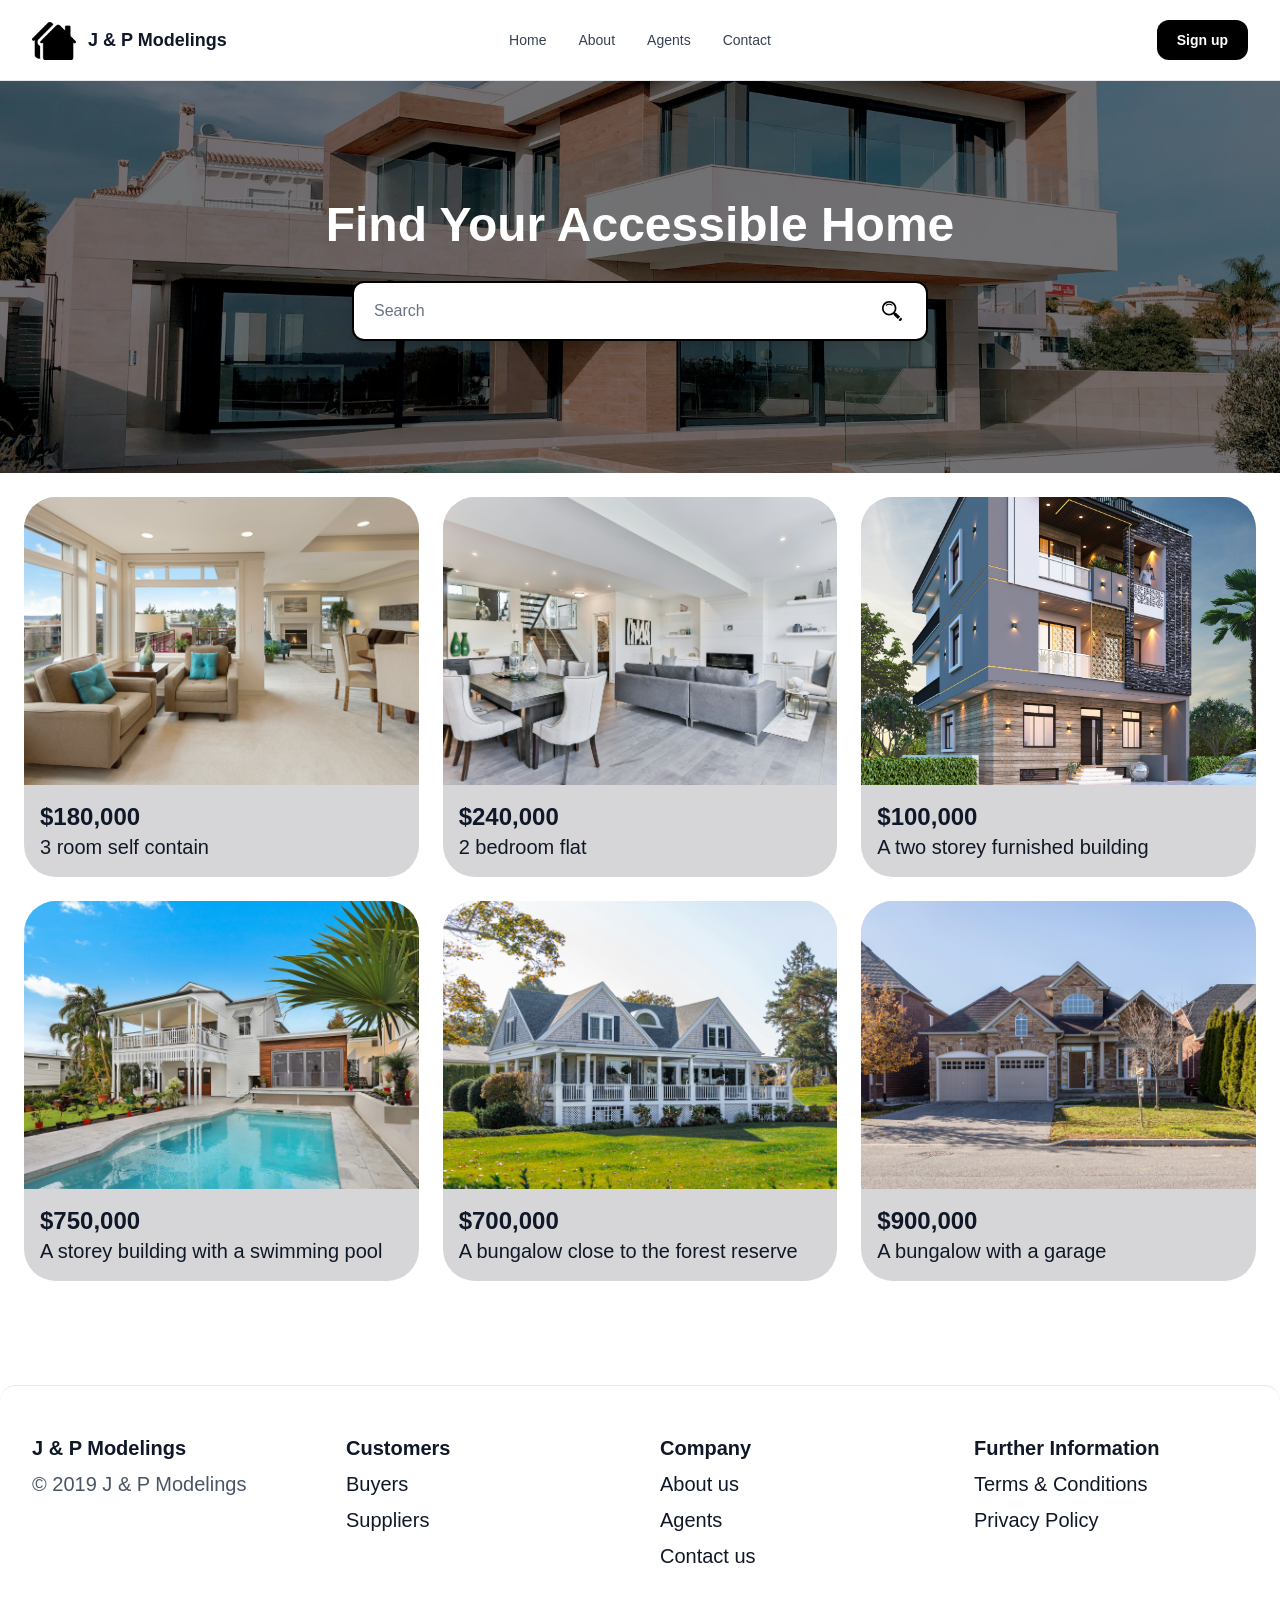
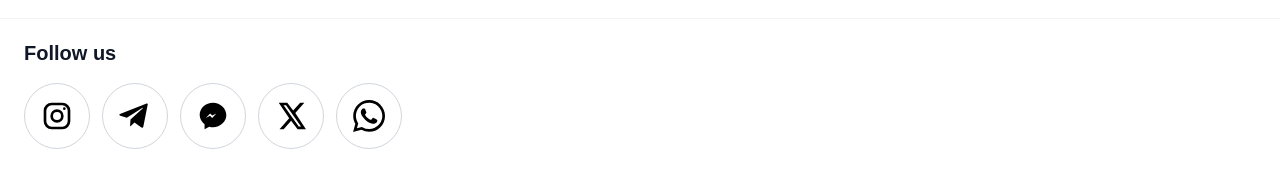
<file: index.html>
<!doctype html>
<html lang="en">
  <head>
    <meta charset="UTF-8" />
    <meta name="viewport" content="width=device-width, initial-scale=1.0" />
    <title>Real Estate Agents</title>
    <link rel="stylesheet" href="style.css" />
    <script src="tailwind.js"></script>
  </head>
  <body class="bg-white text-gray-900">
    <header class="border-b border-gray-200 bg-white">
      <div
        class="mx-auto grid max-w-7xl grid-cols-[1fr_auto_1fr] items-center px-6 py-5 lg:px-8"
      >
        <a href="#" class="flex items-center gap-3 justify-self-start">
          <img
            src="logo.png"
            alt="Real Estate"
            class="h-10 w-auto object-contain"
          />
          <span class="text-lg font-semibold text-gray-900"
            >J & P Modelings</span
          >
        </a>

        <nav
          aria-label="Main navigation"
          class="hidden items-center gap-8 md:flex"
        >
          <a
            href="index.html"
            class="text-sm font-medium text-gray-700 transition-colors hover:text-black"
            >Home</a
          >
          <a
            href="about.html"
            class="text-sm font-medium text-gray-700 transition-colors hover:text-black"
            >About</a
          >
          <a
            href="agents.html"
            class="text-sm font-medium text-gray-700 transition-colors hover:text-black"
            >Agents</a
          >
          <a
            href="contact.html"
            class="text-sm font-medium text-gray-700 transition-colors hover:text-black"
            >Contact</a
          >
        </nav>

        <a
          href="sign.html"
          class="justify-self-end rounded-xl bg-black px-5 py-2.5 text-sm font-semibold text-white transition-colors hover:bg-gray-800"
        >
          Sign up
        </a>
      </div>
    </header>
    <main>
      <section class="hero-section">
        <h1 class="text-5xl font-bold text-center text-white">
          Find Your Accessible Home
        </h1>
        <form
          class="mx-auto mt-8 flex max-w-xl overflow-hidden rounded-xl border-2 border-black bg-white shadow-lg"
          role="search"
        >
          <label for="property-microscope" class="sr-only">Search</label>
          <input
            id="property-microscope"
            type="search"
            placeholder="Search"
            autocomplete="off"
            class="min-w-0 flex-1 rounded-l-xl px-5 py-4 text-gray-900 outline-none placeholder:text-gray-500"
          />
          <button
            type="submit"
            aria-label="Search"
            title="Search"
            class="rounded-r-xl bg-light px-6 py-4 text-white transition-colors hover:bg-gray-200"
          >
            <svg
              width="20"
              height="20"
              viewBox="0 0 196 196"
              fill="none"
              xmlns="http://www.w3.org/2000/svg"
            >
              <path
                d="M69.3156 37.0623C59.8543 37.4267 51.3012 40.8033 46.7282 45.3817C46.223 45.8866 45.6233 46.287 44.9634 46.56C44.3035 46.8331 43.5962 46.9735 42.882 46.9733C42.1678 46.973 41.4606 46.8321 40.8009 46.5586C40.1411 46.285 39.5417 45.8842 39.0369 45.379C38.532 44.8738 38.1316 44.2741 37.8586 43.6142C37.5855 42.9542 37.4451 42.247 37.4453 41.5328C37.4456 40.8186 37.5865 40.1114 37.86 39.4516C38.1336 38.7919 38.5344 38.1925 39.0396 37.6877C46.092 30.6352 57.576 26.6332 68.8915 26.1928C80.283 25.7523 92.7186 28.868 101.429 37.5789C102.449 38.5992 103.022 39.9827 103.021 41.4251C103.021 42.8675 102.447 44.2507 101.427 45.2702C100.406 46.2898 99.0229 46.8623 97.5805 46.8618C96.1381 46.8613 94.755 46.2878 93.7354 45.2675C87.8085 39.3352 78.7062 36.6926 69.3156 37.0569"
                fill="black"
              />
              <path
                fill-rule="evenodd"
                clip-rule="evenodd"
                d="M124.715 116.276C135.495 103.534 141.4 87.3778 141.375 70.6875C141.375 31.6463 109.729 0 70.6875 0C31.6463 0 0 31.6463 0 70.6875C0 109.729 31.6463 141.375 70.6875 141.375C88.0603 141.375 103.965 135.111 116.276 124.715L114.188 136.72L155.045 177.578L177.578 155.045L136.72 114.188L124.715 116.276ZM70.6875 125.062C100.719 125.062 125.062 100.719 125.062 70.6875C125.062 40.6562 100.719 16.3125 70.6875 16.3125C40.6562 16.3125 16.3125 40.6562 16.3125 70.6875C16.3125 100.719 40.6562 125.062 70.6875 125.062Z"
                fill="black"
              />
              <path
                d="M162.734 185.266L185.267 162.733L192.641 170.107C196.789 174.255 196.789 180.982 192.641 185.125L185.126 192.64C180.977 196.788 174.251 196.788 170.108 192.64L162.734 185.266Z"
                fill="black"
              />
            </svg>
          </button>
        </form>
        <p
          id="search-status"
          class="mx-auto mt-3 max-w-xl text-center text-sm text-white"
          aria-live="polite"
        ></p>
      </section>
      <section
        id="property-list"
        class="grid grid-cols-1 gap-6 p-6 md:grid-cols-2 lg:grid-cols-3"
      >
        <article class="overflow-hidden rounded-4xl bg-[#AEAEB280]">
          <img
            src="./image.jpg"
            class="h-72 w-full object-cover"
            alt="Modern accessible home"
          />
          <div class="p-4">
            <p class="text-2xl font-bold">$180,000</p>
            <p class="text-xl">3 room self contain</p>
          </div>
        </article>
        <article class="overflow-hidden rounded-4xl bg-[#AEAEB280]">
          <img
            src="./image(1).jpg"
            class="h-72 w-full object-cover"
            alt="Accessible two bedroom flat"
          />
          <div class="p-4">
            <p class="text-2xl font-bold">$240,000</p>
            <p class="text-xl">2 bedroom flat</p>
          </div>
        </article>
        <article class="overflow-hidden rounded-4xl bg-[#AEAEB280]">
          <img
            src="./image(2).jpg"
            class="h-72 w-full object-cover"
            alt="Two storey furnished building"
          />
          <div class="p-4">
            <p class="text-2xl font-bold">$100,000</p>
            <p class="text-xl">A two storey furnished building</p>
          </div>
        </article>
        <article class="overflow-hidden rounded-4xl bg-[#AEAEB280]">
          <img
            src="./image(3).jpg"
            class="h-72 w-full object-cover"
            alt="Contemporary residential property"
          />
          <div class="p-4">
            <p class="text-2xl font-bold">$750,000</p>
            <p class="text-xl">A storey building with a swimming pool</p>
          </div>
        </article>
        <article class="overflow-hidden rounded-4xl bg-[#AEAEB280]">
          <img
            src="./image(4).jpg"
            class="h-72 w-full object-cover"
            alt="Spacious residential property"
          />
          <div class="p-4">
            <p class="text-2xl font-bold">$700,000</p>
            <p class="text-xl">A bungalow close to the forest reserve</p>
          </div>
        </article>
        <article class="overflow-hidden rounded-4xl bg-[#AEAEB280]">
          <img
            src="./image(5).jpg"
            class="h-72 w-full object-cover"
            alt="Spacious residential property"
          />
          <div class="p-4">
            <p class="text-2xl font-bold">$900,000</p>
            <p class="text-xl">A bungalow with a garage</p>
          </div>
        </article>
      </section>
      <footer class="mt-20 rounded-2xl border-t border-gray-200 bg-white">
        <div
          class="mx-auto grid max-w-7xl gap-10 px-6 py-12 text-xl lg:grid-cols-4 lg:px-8"
        >
          <div>
            <a href="index.html" class="block font-bold hover:underline"
              >J &amp; P Modelings</a
            >
            <p class="mt-2 text-gray-600">&copy; 2019 J &amp; P Modelings</p>
          </div>
          <div>
            <p class="block font-bold">Customers</p>
            <a
              href="contact.html?subject=Buyer%20enquiry"
              class="mt-2 block hover:underline"
              >Buyers</a
            >
            <a
              href="contact.html?subject=Supplier%20enquiry"
              class="mt-2 block hover:underline"
              >Suppliers</a
            >
          </div>
          <div>
            <p class="block font-bold">Company</p>
            <a href="about.html" class="mt-2 block hover:underline">About us</a>
            <a
              href="agents.html"
              class="mt-2 block hover:underline"
              aria-current="page"
              >Agents</a
            >
            <a href="contact.html" class="mt-2 block hover:underline"
              >Contact us</a
            >
          </div>
          <div>
            <p class="block font-bold">Further Information</p>
            <a
              href="mailto:hello@jpmodelings.com?subject=Terms%20and%20Conditions"
              class="mt-2 block hover:underline"
              >Terms &amp; Conditions</a
            >
            <a
              href="mailto:hello@jpmodelings.com?subject=Privacy%20Policy"
              class="mt-2 block hover:underline"
              >Privacy Policy</a
            >
          </div>
        </div>
        <div
          class="flex flex-col items-start gap-4 border-t border-gray-100 px-6 py-5"
        >
          <p class="text-xl font-bold">Follow us</p>
          <div class="flex flex-wrap gap-3" aria-label="Social media links">
            <a
              href="https://www.instagram.com/"
              target="_blank"
              rel="noreferrer"
              aria-label="Follow J and P Modelings on Instagram"
              title="Instagram"
              class="rounded-full border border-gray-300 p-4 text-black transition hover:border-black focus:outline-none focus:ring-2 focus:ring-black"
            >
              <svg
                aria-hidden="true"
                width="32"
                height="32"
                viewBox="0 0 24 24"
                fill="none"
                xmlns="http://www.w3.org/2000/svg"
              >
                <rect
                  x="3"
                  y="3"
                  width="18"
                  height="18"
                  rx="5"
                  stroke="currentColor"
                  stroke-width="2"
                />
                <circle
                  cx="12"
                  cy="12"
                  r="4"
                  stroke="currentColor"
                  stroke-width="2"
                />
                <circle cx="17.5" cy="6.5" r="1" fill="currentColor" />
              </svg>
            </a>
            <a
              href="https://t.me/"
              target="_blank"
              rel="noreferrer"
              aria-label="Message J and P Modelings on Telegram"
              title="Telegram"
              class="rounded-full border border-gray-300 p-4 text-black transition hover:border-black focus:outline-none focus:ring-2 focus:ring-black"
            >
              <svg
                aria-hidden="true"
                width="32"
                height="32"
                viewBox="0 0 24 24"
                fill="none"
                xmlns="http://www.w3.org/2000/svg"
              >
                <path
                  d="m21.5 3.5-3.2 16.1c-.24 1.14-.88 1.42-1.78.88l-4.9-3.61-2.36 2.27c-.26.26-.48.48-.98.48l.35-4.99 9.08-8.2c.4-.35-.09-.55-.62-.2L5.86 13.36.99 11.83c-1.06-.33-1.08-1.06.22-1.57L20.25 2.8c.88-.33 1.65.2 1.25.7Z"
                  fill="currentColor"
                />
              </svg>
            </a>
            <a
              href="https://www.messenger.com/"
              target="_blank"
              rel="noreferrer"
              aria-label="Message J and P Modelings on Messenger"
              title="Messenger"
              class="rounded-full border border-gray-300 p-4 text-black transition hover:border-black focus:outline-none focus:ring-2 focus:ring-black"
            >
              <svg
                aria-hidden="true"
                width="32"
                height="32"
                viewBox="0 0 24 24"
                fill="none"
                xmlns="http://www.w3.org/2000/svg"
              >
                <path
                  d="M12 2C6.48 2 2 6.08 2 11.1c0 2.86 1.43 5.4 3.67 7.06V22l3.55-1.95c.88.25 1.81.38 2.78.38 5.52 0 10-4.08 10-9.1S17.52 2 12 2Z"
                  fill="currentColor"
                />
                <path
                  d="m6.65 13.45 3.2-3.4 1.6 1.65 3.1-1.65-3.2 3.4-1.6-1.65-3.1 1.65Z"
                  fill="white"
                />
              </svg>
            </a>
            <a
              href="https://twitter.com/"
              target="_blank"
              rel="noreferrer"
              aria-label="Follow J and P Modelings on Twitter"
              title="Twitter"
              class="rounded-full border border-gray-300 p-4 text-black transition hover:border-black focus:outline-none focus:ring-2 focus:ring-black"
            >
              <svg
                aria-hidden="true"
                width="32"
                height="32"
                viewBox="0 0 24 24"
                fill="none"
                xmlns="http://www.w3.org/2000/svg"
              >
                <path
                  d="M18.9 2H22l-6.77 7.74L23.2 22h-6.24l-4.88-6.37L6.5 22H3.4l7.24-8.28L2.8 2h6.4l4.41 5.83L18.9 2Zm-1.1 17.92h1.72L8.28 3.96H6.43L17.8 19.92Z"
                  fill="currentColor"
                />
              </svg>
            </a>
            <a
              href="https://wa.me/10000000000"
              target="_blank"
              rel="noreferrer"
              aria-label="Chat with J and P Modelings on WhatsApp"
              title="Chat on WhatsApp"
              class="rounded-full border border-gray-300 p-4 text-black transition hover:border-black focus:outline-none focus:ring-2 focus:ring-black"
            >
              <svg
                aria-hidden="true"
                width="32"
                height="32"
                viewBox="0 0 24 24"
                fill="none"
                xmlns="http://www.w3.org/2000/svg"
              >
                <path
                  d="M20.52 3.48A11.88 11.88 0 0 0 12.07 0C5.5 0 .15 5.35.15 11.92c0 2.1.55 4.15 1.6 5.95L.05 24l6.27-1.64a11.9 11.9 0 0 0 5.75 1.47h.01c6.57 0 11.92-5.35 11.92-11.92 0-3.18-1.24-6.17-3.48-8.43Zm-8.45 18.3h-.01a9.87 9.87 0 0 1-5.03-1.38l-.36-.21-3.72.97.99-3.63-.23-.37a9.88 9.88 0 1 1 8.36 4.62Zm5.42-7.4c-.3-.15-1.77-.87-2.05-.97-.28-.1-.48-.15-.69.15-.2.31-.79.97-.97 1.17-.18.2-.36.23-.66.08-.3-.15-1.25-.46-2.38-1.47-.88-.78-1.47-1.74-1.64-2.03-.17-.3-.02-.46.13-.61.13-.13.3-.36.46-.54.15-.18.2-.31.3-.51.1-.2.05-.38-.03-.54-.08-.15-.69-1.66-.94-2.27-.25-.59-.5-.51-.69-.52h-.59c-.2 0-.54.08-.82.38-.28.3-1.07 1.04-1.07 2.54 0 1.5 1.1 2.95 1.25 3.15.15.2 2.16 3.3 5.23 4.63.73.32 1.3.51 1.74.65.73.23 1.39.2 1.91.12.58-.09 1.77-.72 2.02-1.42.25-.69.25-1.28.18-1.41-.08-.13-.28-.2-.59-.35Z"
                  fill="currentColor"
                />
              </svg>
            </a>
          </div>
        </div>
      </footer>
    </main>
    <script>
      const searchForm = document.querySelector('[role="search"]');
      const searchInput = document.getElementById("property-microscope");
      const searchStatus = document.getElementById("search-status");
      const propertyCards = document.querySelectorAll("#property-list article");

      function filterProperties() {
        const searchTerm = searchInput.value.trim().toLowerCase();
        let visibleCount = 0;

        propertyCards.forEach((card) => {
          const matches = card.textContent.toLowerCase().includes(searchTerm);
          card.hidden = !matches;
          if (matches) visibleCount += 1;
        });

        if (searchTerm && visibleCount === 0) {
          searchStatus.textContent = "No properties match your search.";
        } else if (searchTerm) {
          searchStatus.textContent = `${visibleCount} ${visibleCount === 1 ? "property" : "properties"} found.`;
        } else {
          searchStatus.textContent = "";
        }
      }

      searchForm.addEventListener("submit", (event) => {
        event.preventDefault();
        filterProperties();
      });

      searchInput.addEventListener("input", filterProperties);
    </script>
  </body>
</html>
</file>
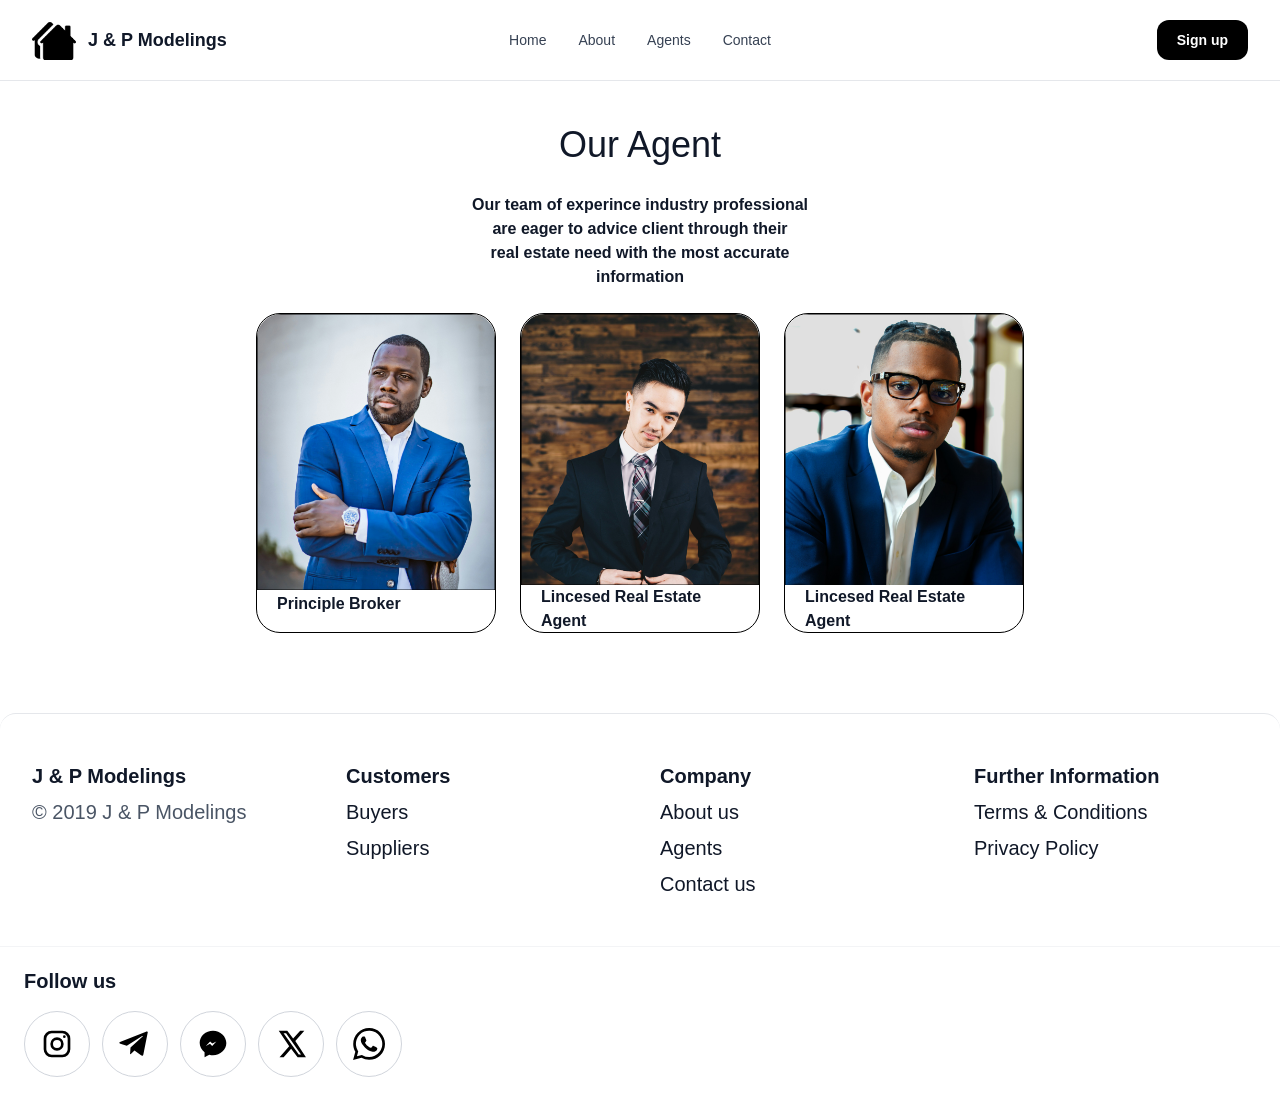
<file: agents.html>
<!DOCTYPE html>
<html lang="en">
<head>
    <meta charset="UTF-8">
    <meta name="viewport" content="width=device-width, initial-scale=1.0">
    <title>real estate</title>
    <script src="tailwind.js"></script>
</head>
<body class="bg-white text-gray-900">
    <header class="border-b border-gray-200 bg-white">
      <div
        class="mx-auto grid max-w-7xl grid-cols-[1fr_auto_1fr] items-center px-6 py-5 lg:px-8"
      >
        <a href="#" class="flex items-center gap-3 justify-self-start">
          <img
            src="logo.png"
            alt="Real Estate"
            class="h-10 w-auto object-contain"
          />
          <span class="text-lg font-semibold text-gray-900"
            >J & P Modelings</span
          >
        </a>

        <nav
          aria-label="Main navigation"
          class="hidden items-center gap-8 md:flex"
        >
          <a
            href="index.html"
            class="text-sm font-medium text-gray-700 transition-colors hover:text-black"
            >Home</a
          >
          <a
            href="about.html"
            class="text-sm font-medium text-gray-700 transition-colors hover:text-black"
            >About</a
          >
          <a
            href="agents.html"
            class="text-sm font-medium text-gray-700 transition-colors hover:text-black"
            >Agents</a
          >
          <a
            href="contact.html"
            class="text-sm font-medium text-gray-700 transition-colors hover:text-black"
            >Contact</a
          >
        </nav>

        <a
          href="sign.html"
          class="justify-self-end rounded-xl bg-black px-5 py-2.5 text-sm font-semibold text-white transition-colors hover:bg-gray-800"
        >
          Sign up
        </a>
      </div>
    </header>
    <main>
        <section>
            <article >
                <h1 class=" flex justify-center  text-4xl mt-11 mb-7">
                    Our Agent
                </h1>
                <p class=" flex justify-center font-bold text-center mb-6">
                    Our team of experince industry professional <br/> 
                    are eager to advice client through their <br/> 
                    real estate need with the most accurate <br/>
                    information

                </P>
            </article>
        </section>
    </main>
    <section class="">
        <div class="flex justify-center gap-6">
        <div class="flex h-[320px] w-60 flex-col rounded-3xl border border-black">
        <img src="photo 1.png"
        class="h-69 w-full rounded-t-3xl"
         alt="photo 1">
         <p class="mt-auto w-full break-words px-5 pb-4 text-start font-bold"> Principle Broker</p> 
         </div>
          <div class="flex h-[320px] w-60 flex-col rounded-3xl border border-black">
        <img src="photo 2.png"
        class="h-69 w-full rounded-t-3xl"
         alt="photo 2">
         <p class="mt-auto w-full break-words px-5 pb-4 text-start font-bold"> Lincesed Real Estate <br/>
             Agent</p>
         </div>
          <div class="flex h-[320px] w-60 flex-col rounded-3xl border border-black">
        <img src="photo 3.png"
        class="h-69 w-full rounded-t-3xl"
         alt="photo 3">
         <p class="mt-auto w-full break-words px-5 pb-4 text-start font-bold">Lincesed Real Estate <br/>
             Agent </p>
         </div>
         </div>

    </section>
     <footer class="mt-20 rounded-2xl border-t border-gray-200 bg-white">
      <div
        class="mx-auto grid max-w-7xl gap-10 px-6 py-12 text-xl lg:grid-cols-4 lg:px-8"
      >
        <div>
          <a href="index.html" class="block font-bold hover:underline">J &amp; P Modelings</a>
          <p class="mt-2 text-gray-600">&copy; 2019 J &amp; P Modelings</p>
        </div>
        <div>
          <p class="block font-bold">Customers</p>
          <a href="contact.html?subject=Buyer%20enquiry" class="mt-2 block hover:underline">Buyers</a>
          <a href="contact.html?subject=Supplier%20enquiry" class="mt-2 block hover:underline">Suppliers</a>
        </div>
        <div>
          <p class="block font-bold">Company</p>
          <a href="about.html" class="mt-2 block hover:underline">About us</a>
          <a href="agents.html" class="mt-2 block hover:underline" aria-current="page">Agents</a>
          <a href="contact.html" class="mt-2 block hover:underline">Contact us</a>
        </div>
        <div>
          <p class="block font-bold">Further Information</p>
          <a href="mailto:hello@jpmodelings.com?subject=Terms%20and%20Conditions" class="mt-2 block hover:underline">Terms &amp; Conditions</a>
          <a href="mailto:hello@jpmodelings.com?subject=Privacy%20Policy" class="mt-2 block hover:underline">Privacy Policy</a>
        </div>
      </div>
      <div class="flex flex-col items-start gap-4 border-t border-gray-100 px-6 py-5">
        <p class="text-xl font-bold">Follow us</p>
        <div class="flex flex-wrap gap-3" aria-label="Social media links">
          <a
            href="https://www.instagram.com/"
            target="_blank"
            rel="noreferrer"
            aria-label="Follow J and P Modelings on Instagram"
            title="Instagram"
            class="rounded-full border border-gray-300 p-4 text-black transition hover:border-black focus:outline-none focus:ring-2 focus:ring-black"
          >
            <svg aria-hidden="true" width="32" height="32" viewBox="0 0 24 24" fill="none" xmlns="http://www.w3.org/2000/svg">
              <rect x="3" y="3" width="18" height="18" rx="5" stroke="currentColor" stroke-width="2"/>
              <circle cx="12" cy="12" r="4" stroke="currentColor" stroke-width="2"/>
              <circle cx="17.5" cy="6.5" r="1" fill="currentColor"/>
            </svg>
          </a>
          <a
            href="https://t.me/"
            target="_blank"
            rel="noreferrer"
            aria-label="Message J and P Modelings on Telegram"
            title="Telegram"
            class="rounded-full border border-gray-300 p-4 text-black transition hover:border-black focus:outline-none focus:ring-2 focus:ring-black"
          >
            <svg aria-hidden="true" width="32" height="32" viewBox="0 0 24 24" fill="none" xmlns="http://www.w3.org/2000/svg">
              <path d="m21.5 3.5-3.2 16.1c-.24 1.14-.88 1.42-1.78.88l-4.9-3.61-2.36 2.27c-.26.26-.48.48-.98.48l.35-4.99 9.08-8.2c.4-.35-.09-.55-.62-.2L5.86 13.36.99 11.83c-1.06-.33-1.08-1.06.22-1.57L20.25 2.8c.88-.33 1.65.2 1.25.7Z" fill="currentColor"/>
            </svg>
          </a>
          <a
            href="https://www.messenger.com/"
            target="_blank"
            rel="noreferrer"
            aria-label="Message J and P Modelings on Messenger"
            title="Messenger"
            class="rounded-full border border-gray-300 p-4 text-black transition hover:border-black focus:outline-none focus:ring-2 focus:ring-black"
          >
            <svg aria-hidden="true" width="32" height="32" viewBox="0 0 24 24" fill="none" xmlns="http://www.w3.org/2000/svg">
              <path d="M12 2C6.48 2 2 6.08 2 11.1c0 2.86 1.43 5.4 3.67 7.06V22l3.55-1.95c.88.25 1.81.38 2.78.38 5.52 0 10-4.08 10-9.1S17.52 2 12 2Z" fill="currentColor"/>
              <path d="m6.65 13.45 3.2-3.4 1.6 1.65 3.1-1.65-3.2 3.4-1.6-1.65-3.1 1.65Z" fill="white"/>
            </svg>
          </a>
          <a
            href="https://twitter.com/"
            target="_blank"
            rel="noreferrer"
            aria-label="Follow J and P Modelings on Twitter"
            title="Twitter"
            class="rounded-full border border-gray-300 p-4 text-black transition hover:border-black focus:outline-none focus:ring-2 focus:ring-black"
          >
            <svg aria-hidden="true" width="32" height="32" viewBox="0 0 24 24" fill="none" xmlns="http://www.w3.org/2000/svg">
              <path d="M18.9 2H22l-6.77 7.74L23.2 22h-6.24l-4.88-6.37L6.5 22H3.4l7.24-8.28L2.8 2h6.4l4.41 5.83L18.9 2Zm-1.1 17.92h1.72L8.28 3.96H6.43L17.8 19.92Z" fill="currentColor"/>
            </svg>
          </a>
          <a
          href="https://wa.me/10000000000"
          target="_blank"
          rel="noreferrer"
          aria-label="Chat with J and P Modelings on WhatsApp"
          title="Chat on WhatsApp"
          class="rounded-full border border-gray-300 p-4 text-black transition hover:border-black focus:outline-none focus:ring-2 focus:ring-black"
        >
          <svg aria-hidden="true" width="32" height="32" viewBox="0 0 24 24" fill="none" xmlns="http://www.w3.org/2000/svg">
            <path d="M20.52 3.48A11.88 11.88 0 0 0 12.07 0C5.5 0 .15 5.35.15 11.92c0 2.1.55 4.15 1.6 5.95L.05 24l6.27-1.64a11.9 11.9 0 0 0 5.75 1.47h.01c6.57 0 11.92-5.35 11.92-11.92 0-3.18-1.24-6.17-3.48-8.43Zm-8.45 18.3h-.01a9.87 9.87 0 0 1-5.03-1.38l-.36-.21-3.72.97.99-3.63-.23-.37a9.88 9.88 0 1 1 8.36 4.62Zm5.42-7.4c-.3-.15-1.77-.87-2.05-.97-.28-.1-.48-.15-.69.15-.2.31-.79.97-.97 1.17-.18.2-.36.23-.66.08-.3-.15-1.25-.46-2.38-1.47-.88-.78-1.47-1.74-1.64-2.03-.17-.3-.02-.46.13-.61.13-.13.3-.36.46-.54.15-.18.2-.31.3-.51.1-.2.05-.38-.03-.54-.08-.15-.69-1.66-.94-2.27-.25-.59-.5-.51-.69-.52h-.59c-.2 0-.54.08-.82.38-.28.3-1.07 1.04-1.07 2.54 0 1.5 1.1 2.95 1.25 3.15.15.2 2.16 3.3 5.23 4.63.73.32 1.3.51 1.74.65.73.23 1.39.2 1.91.12.58-.09 1.77-.72 2.02-1.42.25-.69.25-1.28.18-1.41-.08-.13-.28-.2-.59-.35Z" fill="currentColor"/>
          </svg>
          </a>
        </div>
      </div>
    </footer>
    
    
</body>
</html>
</file>
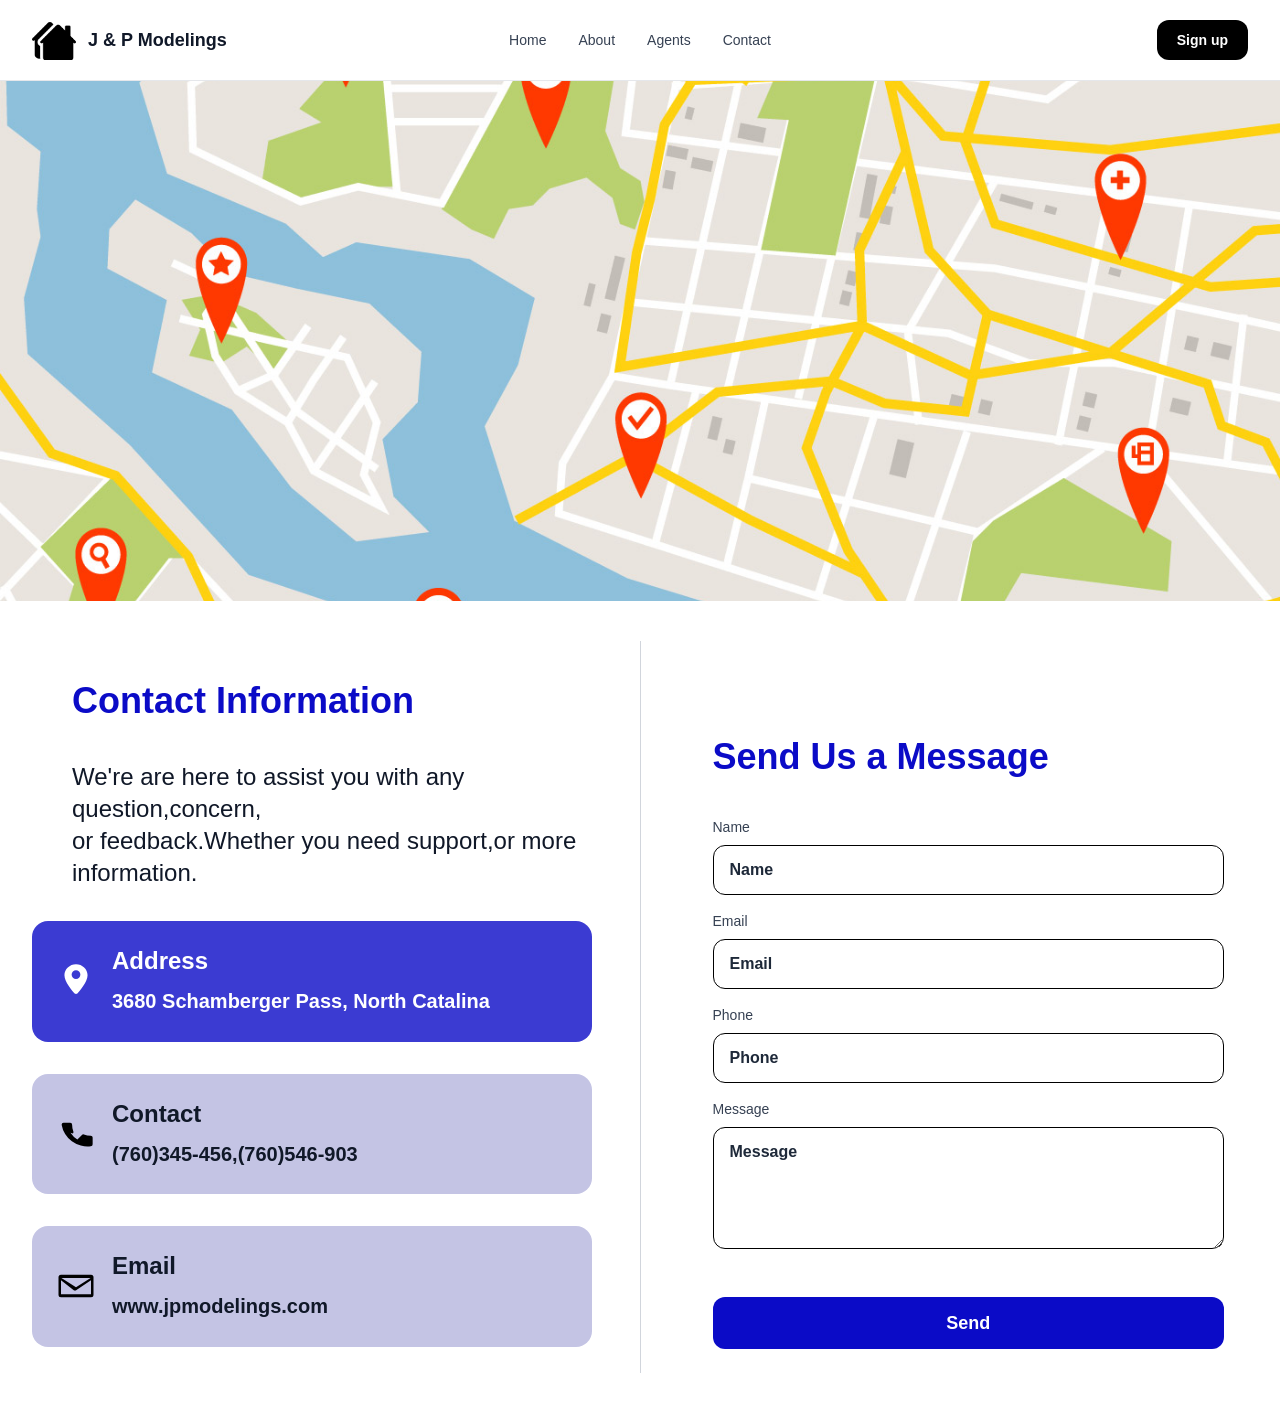
<file: contact.html>
<!doctype html>
<html lang="en">
  <head>
    <meta charset="UTF-8" />
    <meta name="viewport" content="width=device-width, initial-scale=1.0" />
    <title>real estate</title>
    <script src="tailwind.js"></script>
  </head>
  <body class="bg-white text-gray-900">
    <header class="border-b border-gray-200 bg-white">
      <div
        class="mx-auto grid max-w-7xl grid-cols-[1fr_auto_1fr] items-center px-6 py-5 lg:px-8"
      >
        <a href="#" class="flex items-center gap-3 justify-self-start">
          <img
            src="logo.png"
            alt="Real Estate"
            class="h-10 w-auto object-contain"
          />
          <span class="text-lg font-semibold text-gray-900"
            >J & P Modelings</span
          >
        </a>

        <nav
          aria-label="Main navigation"
          class="hidden items-center gap-8 md:flex"
        >
          <a
            href="index.html"
            class="text-sm font-medium text-gray-700 transition-colors hover:text-black"
            >Home</a
          >
          <a
            href="about.html"
            class="text-sm font-medium text-gray-700 transition-colors hover:text-black"
            >About</a
          >
          <a
            href="agents.html"
            class="text-sm font-medium text-gray-700 transition-colors hover:text-black"
            >Agents</a
          >
          <a
            href="contact.html"
            class="text-sm font-medium text-gray-700 transition-colors hover:text-black"
            >Contact</a
          >
        </nav>

        <a
          href="sign.html"
          class="justify-self-end rounded-xl bg-black px-5 py-2.5 text-sm font-semibold text-white transition-colors hover:bg-gray-800"
        >
          Sign up
        </a>
      </div>
    </header>
    <main>
      <section>
        <img src="map.png" class="h-130 w-full object-cover" alt="map" />
      </section>
    </main>
    <section
      class="mx-auto flex max-w-7xl flex-col gap-8 px-6 py-10 md:flex-row md:gap-12 md:px-8"
    >
      <div class="flex-1">
        <div>
          <h1 class="mb-10 mt-10 ml-10 text-4xl font-bold text-[#0B0BC7]">
            Contact Information
          </h1>
          <p class="ml-10 text-2xl">
            We're are here to assist you with any question,concern,<br />
            or feedback.Whether you need support,or more<br />
            information.
          </p>
        </div>
        <div
          class="mt-8 rounded-2xl bg-[#0B0BC7CC] p-6 text-2xl font-bold text-white"
        >
          <div class="flex items-center gap-4">
            <svg
              xmlns="http://www.w3.org/2000/svg"
              viewBox="0 0 256 256"
              class="h-10 w-10 shrink-0 text-white"
              aria-label="Location icon"
            >
              <path
                d="M128 20c-40.8 0-74 31.6-74 70.5 0 41.6 49.5 99.3 65.3 117.1a16 16 0 0 0 17.4 0c15.8-17.8 65.3-75.5 65.3-117.1C202 51.6 168.8 20 128 20Zm0 94.7a28 28 0 1 1 0-56 28 28 0 0 1 0 56Z"
                fill="currentColor"
              />
            </svg>
            <div>
              <div class="text-2xl">Address</div>
              <div class="mt-2 text-xl leading-relaxed">
                3680 Schamberger Pass, North Catalina
              </div>
            </div>
          </div>
        </div>
        <div class="mt-8 rounded-2xl bg-[#C4C4E4] p-6 text-2xl font-bold">
          <div class="flex items-center gap-4">
            <svg
              xmlns="http://www.w3.org/2000/svg"
              viewBox="0 0 256 256"
              class="h-10 w-10 shrink-0 text-black"
              aria-label="Phone icon"
            >
              <path
                d="M92.7 119.3a155.8 155.8 0 0 0 44 44l29.3-29.3a12 12 0 0 1 12.5-2.9c13.7 5.2 28.7 8 44 8a12 12 0 0 1 12 12v43.1a12 12 0 0 1-12 12A168 168 0 0 1 36 68a12 12 0 0 1 12-12h43.1a12 12 0 0 1 12 12c0 15.3 2.8 30.3 8 44a12 12 0 0 1-2.9 12.5L92.7 119.3Z"
                fill="currentColor"
              />
            </svg>
            <div>
              <div class="text-2xl">Contact</div>
              <div class="mt-2 text-xl leading-relaxed">
                (760)345-456,(760)546-903
              </div>
            </div>
          </div>
        </div>
        <div class="mt-8 rounded-2xl bg-[#C4C4E4] p-6 text-2xl font-bold">
          <div class="flex items-center gap-4">
            <svg
              xmlns="http://www.w3.org/2000/svg"
              viewBox="0 0 256 256"
              class="h-10 w-10 shrink-0 text-black"
              aria-label="Email icon"
            >
              <path
                d="M224 56H32a16 16 0 0 0-16 16v112a16 16 0 0 0 16 16h192a16 16 0 0 0 16-16V72a16 16 0 0 0-16-16Zm-2.7 20L128 136 34.7 76h186.6ZM32 180V90.7l79.7 62.7a16 16 0 0 0 19.3 0L224 90.7V180H32Z"
                fill="currentColor"
              />
            </svg>
            <div>
              <div class="text-2xl">Email</div>
              <div class="mt-2 text-xl leading-relaxed">
                www.jpmodelings.com
              </div>
            </div>
          </div>
        </div>
      </div>

      <div class="flex-1 md:border-l md:border-gray-300 md:pl-12">
        <form class="mt-8 rounded-2xl p-6 text-2xl font-bold">
          <div>
            <h1 class="mb-10 mt-10 text-4xl font-bold text-[#0B0BC7]">
              Send Us a Message
            </h1>
          </div>

          <label class="mb-4 block">
            <span class="mb-2 block text-sm font-medium text-gray-700"
              >Name</span
            >
            <input
              type="text"
              class="w-full rounded-xl border border-black bg-white px-4 py-3 text-base text-gray-800 outline-none focus:border-[#0B0BC7]"
              placeholder="Name"
            />
          </label>

          <label class="mb-4 block">
            <span class="mb-2 block text-sm font-medium text-gray-700"
              >Email</span
            >
            <input
              type="email"
              class="w-full rounded-xl border border-black bg-white px-4 py-3 text-base text-gray-800 outline-none focus:border-[#0B0BC7]"
              placeholder="Email"
            />
          </label>

          <label class="mb-4 block">
            <span class="mb-2 block text-sm font-medium text-gray-700"
              >Phone</span
            >
            <input
              type="tel"
              class="w-full rounded-xl border border-black bg-white px-4 py-3 text-base text-gray-800 outline-none focus:border-[#0B0BC7]"
              placeholder="Phone"
            />
          </label>

          <label class="mb-4 block">
            <span class="mb-2 block text-sm font-medium text-gray-700"
              >Message</span
            >
            <textarea
              rows="4"
              class="w-full rounded-xl border border-black bg-white px-4 py-3 text-base text-gray-800 outline-none focus:border-[#0B0BC7]"
              placeholder="Message"
            ></textarea>
          </label>

          <button
            type="submit"
            class="mt-6 w-full rounded-xl bg-[#0B0BC7] px-8 py-3 text-lg font-semibold text-white transition-colors hover:bg-[#0909a8]"
          >
            Send
          </button>
        </form>
      </div>
    </section>
  </body>
</html>
</file>
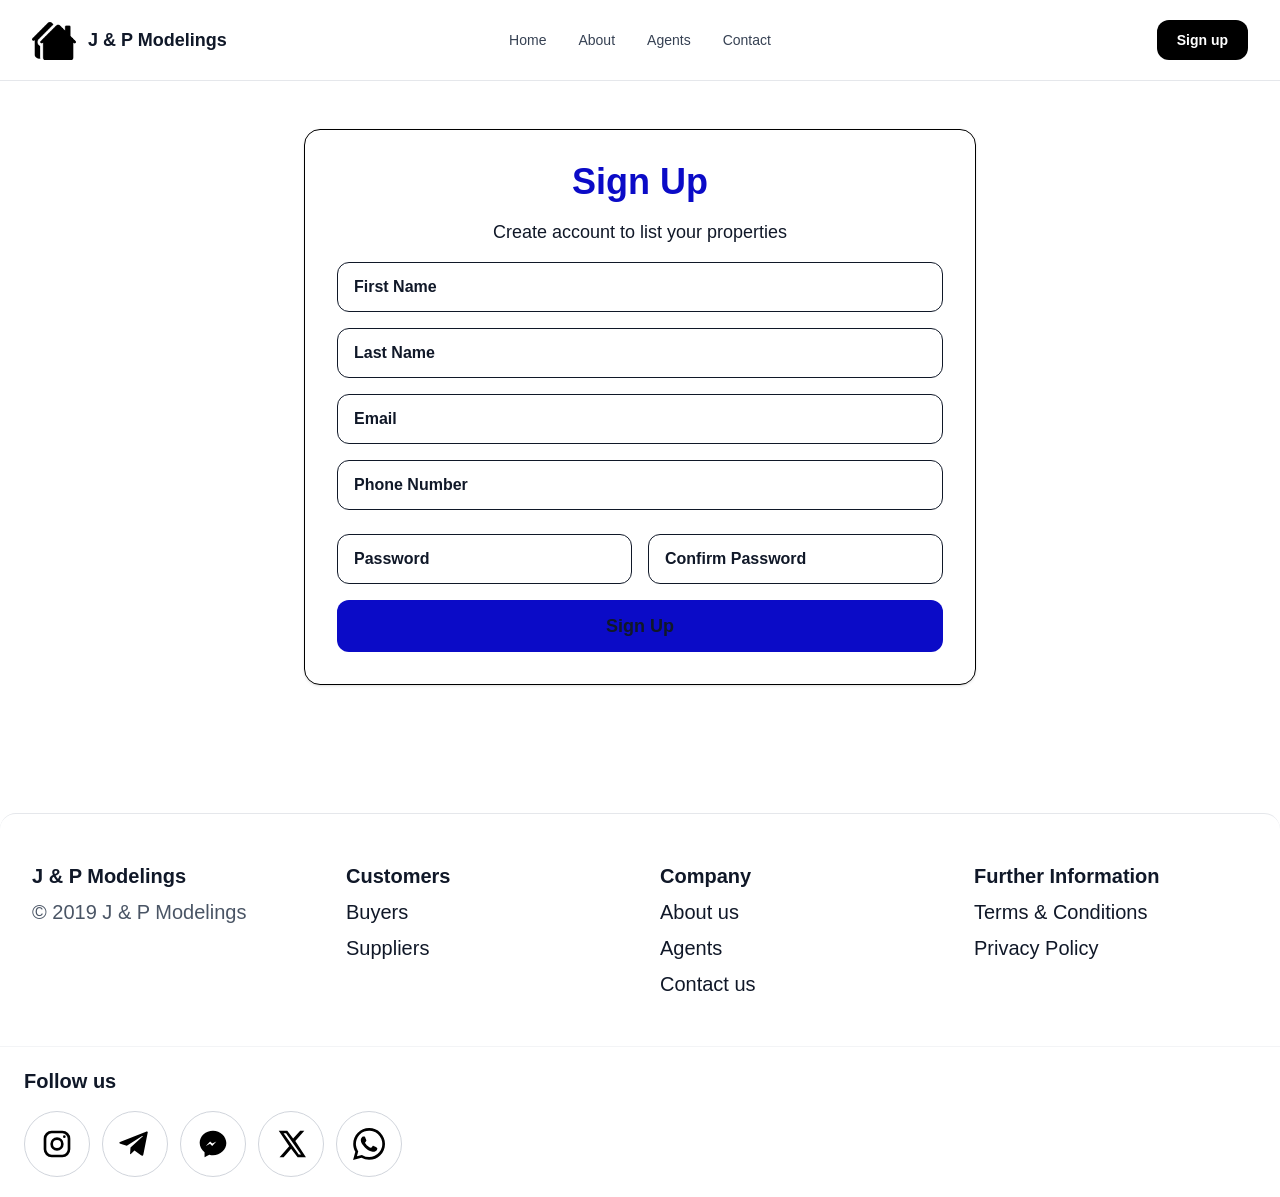
<file: sign.html>
<!doctype html>
<html lang="en">
  <head>
    <meta charset="UTF-8" />
    <meta name="viewport" content="width=device-width, initial-scale=1.0" />
    <title>real estate</title>
    <script src="tailwind.js"></script>
  </head>
  <body class="bg-white text-gray-900">
    <header class="border-b border-gray-200 bg-white">
      <div
        class="mx-auto grid max-w-7xl grid-cols-[1fr_auto_1fr] items-center px-6 py-5 lg:px-8"
      >
        <a href="#" class="flex items-center gap-3 justify-self-start">
          <img
            src="logo.png"
            alt="Real Estate"
            class="h-10 w-auto object-contain"
          />
          <span class="text-lg font-semibold text-gray-900"
            >J & P Modelings</span
          >
        </a>

        <nav
          aria-label="Main navigation"
          class="hidden items-center gap-8 md:flex"
        >
          <a
            href="index.html"
            class="text-sm font-medium text-gray-700 transition-colors hover:text-black"
            >Home</a
          >
          <a
            href="about.html"
            class="text-sm font-medium text-gray-700 transition-colors hover:text-black"
            >About</a
          >
          <a
            href="agents.html"
            class="text-sm font-medium text-gray-700 transition-colors hover:text-black"
            >Agents</a
          >
          <a
            href="contact.html"
            class="text-sm font-medium text-gray-700 transition-colors hover:text-black"
            >Contact</a
          >
        </nav>

        <a
          href="sign.html"
          class="justify-self-end rounded-xl bg-black px-5 py-2.5 text-sm font-semibold text-white transition-colors hover:bg-gray-800"
        >
          Sign up
        </a>
      </div>
    </header>
    <main class="flex items-center justify-center px-6 py-12">
      <section
        class="w-full max-w-2xl rounded-2xl border border-black bg-white p-8 shadow-sm"
      >
        <form class="space-y-4 text-white">
          <div class="text-center text-4xl font-bold text-[#0B0BC7]">
            Sign Up
          </div>
          <p class="text-center text-lg text-bold font-medium text-gray-900">
            Create account to list your properties
          </p>

          <label class="block">
            <span class="mb-2 block text-sm font-medium text-gray-700"></span>
            <input
              type="text"
              class="w-full rounded-xl font-bold border border-gray-900 bg-white px-4 py-3 text-gray-900 focus:border-[#0B0BC7] focus:outline-none"
              placeholder="First Name"
            />
          </label>

          <label class="block">
            <span class="mb-2 block text-sm font-medium text-gray-700"></span>
            <input
              type="text"
              class="w-full rounded-xl border font-bold border-gray-900 bg-white px-4 py-3 text-gray-900 focus:border-[#0B0BC7] focus:outline-none"
              placeholder="Last Name"
            />
          </label>

          <label class="block">
            <span class="mb-2 block text-sm font-medium text-gray-700"></span>
            <input
              type="email"
              class="w-full rounded-xl border font-bold border-gray-900 bg-white px-4 py-3 text-gray-900 focus:border-[#0B0BC7] focus:outline-none"
              placeholder="Email"
            />
          </label>

          <label class="block">
            <span class="mb-2 block text-sm font-medium text-gray-700"></span>
            <input
              type="tel"
              class="w-full rounded-xl border font-bold border-gray-900 bg-white px-4 py-3 text-gray-900 focus:border-[#0B0BC7] focus:outline-none"
              placeholder="Phone Number"
            />
          </label>

          <div class="grid gap-4 md:grid-cols-2">
            <label class="block">
              <span class="mb-2 block text-sm font-medium text-gray-700"></span>
              <input
                type="password"
                class="w-full rounded-xl border font-bold border-gray-900 bg-white px-4 py-3 text-gray-900 focus:border-[#0B0BC7] focus:outline-none"
                placeholder="Password"
              />
            </label>

            <label class="block">
              <span class="mb-2 block text-sm font-medium text-gray-700"></span>
              <input
                type="password"
                class="w-full rounded-xl border font-bold border-gray-900 bg-white px-4 py-3 text-gray-900 focus:border-[#0B0BC7] focus:outline-none"
                placeholder="Confirm Password"
              />
            </label>
          </div>

          <button
            type="submit"
            class="w-full rounded-xl bg-[#0B0BC7] px-6 py-3 text-lg font-bold text-gray-900 transition hover:bg-[#0909a8]"
          >
            Sign Up
          </button>
        </form>
      </section>
    </main>

    <footer class="mt-20 rounded-2xl border-t border-gray-200 bg-white">
      <div
        class="mx-auto grid max-w-7xl gap-10 px-6 py-12 text-xl lg:grid-cols-4 lg:px-8"
      >
        <div>
          <a href="index.html" class="block font-bold hover:underline"
            >J &amp; P Modelings</a
          >
          <p class="mt-2 text-gray-600">&copy; 2019 J &amp; P Modelings</p>
        </div>
        <div>
          <p class="block font-bold">Customers</p>
          <a
            href="contact.html?subject=Buyer%20enquiry"
            class="mt-2 block hover:underline"
            >Buyers</a
          >
          <a
            href="contact.html?subject=Supplier%20enquiry"
            class="mt-2 block hover:underline"
            >Suppliers</a
          >
        </div>
        <div>
          <p class="block font-bold">Company</p>
          <a href="about.html" class="mt-2 block hover:underline">About us</a>
          <a
            href="agents.html"
            class="mt-2 block hover:underline"
            aria-current="page"
            >Agents</a
          >
          <a href="contact.html" class="mt-2 block hover:underline"
            >Contact us</a
          >
        </div>
        <div>
          <p class="block font-bold">Further Information</p>
          <a
            href="mailto:hello@jpmodelings.com?subject=Terms%20and%20Conditions"
            class="mt-2 block hover:underline"
            >Terms &amp; Conditions</a
          >
          <a
            href="mailto:hello@jpmodelings.com?subject=Privacy%20Policy"
            class="mt-2 block hover:underline"
            >Privacy Policy</a
          >
        </div>
      </div>
      <div
        class="flex flex-col items-start gap-4 border-t border-gray-100 px-6 py-5"
      >
        <p class="text-xl font-bold">Follow us</p>
        <div class="flex flex-wrap gap-3" aria-label="Social media links">
          <a
            href="https://www.instagram.com/"
            target="_blank"
            rel="noreferrer"
            aria-label="Follow J and P Modelings on Instagram"
            title="Instagram"
            class="rounded-full border border-gray-300 p-4 text-black transition hover:border-black focus:outline-none focus:ring-2 focus:ring-black"
          >
            <svg
              aria-hidden="true"
              width="32"
              height="32"
              viewBox="0 0 24 24"
              fill="none"
              xmlns="http://www.w3.org/2000/svg"
            >
              <rect
                x="3"
                y="3"
                width="18"
                height="18"
                rx="5"
                stroke="currentColor"
                stroke-width="2"
              />
              <circle
                cx="12"
                cy="12"
                r="4"
                stroke="currentColor"
                stroke-width="2"
              />
              <circle cx="17.5" cy="6.5" r="1" fill="currentColor" />
            </svg>
          </a>
          <a
            href="https://t.me/"
            target="_blank"
            rel="noreferrer"
            aria-label="Message J and P Modelings on Telegram"
            title="Telegram"
            class="rounded-full border border-gray-300 p-4 text-black transition hover:border-black focus:outline-none focus:ring-2 focus:ring-black"
          >
            <svg
              aria-hidden="true"
              width="32"
              height="32"
              viewBox="0 0 24 24"
              fill="none"
              xmlns="http://www.w3.org/2000/svg"
            >
              <path
                d="m21.5 3.5-3.2 16.1c-.24 1.14-.88 1.42-1.78.88l-4.9-3.61-2.36 2.27c-.26.26-.48.48-.98.48l.35-4.99 9.08-8.2c.4-.35-.09-.55-.62-.2L5.86 13.36.99 11.83c-1.06-.33-1.08-1.06.22-1.57L20.25 2.8c.88-.33 1.65.2 1.25.7Z"
                fill="currentColor"
              />
            </svg>
          </a>
          <a
            href="https://www.messenger.com/"
            target="_blank"
            rel="noreferrer"
            aria-label="Message J and P Modelings on Messenger"
            title="Messenger"
            class="rounded-full border border-gray-300 p-4 text-black transition hover:border-black focus:outline-none focus:ring-2 focus:ring-black"
          >
            <svg
              aria-hidden="true"
              width="32"
              height="32"
              viewBox="0 0 24 24"
              fill="none"
              xmlns="http://www.w3.org/2000/svg"
            >
              <path
                d="M12 2C6.48 2 2 6.08 2 11.1c0 2.86 1.43 5.4 3.67 7.06V22l3.55-1.95c.88.25 1.81.38 2.78.38 5.52 0 10-4.08 10-9.1S17.52 2 12 2Z"
                fill="currentColor"
              />
              <path
                d="m6.65 13.45 3.2-3.4 1.6 1.65 3.1-1.65-3.2 3.4-1.6-1.65-3.1 1.65Z"
                fill="white"
              />
            </svg>
          </a>
          <a
            href="https://twitter.com/"
            target="_blank"
            rel="noreferrer"
            aria-label="Follow J and P Modelings on Twitter"
            title="Twitter"
            class="rounded-full border border-gray-300 p-4 text-black transition hover:border-black focus:outline-none focus:ring-2 focus:ring-black"
          >
            <svg
              aria-hidden="true"
              width="32"
              height="32"
              viewBox="0 0 24 24"
              fill="none"
              xmlns="http://www.w3.org/2000/svg"
            >
              <path
                d="M18.9 2H22l-6.77 7.74L23.2 22h-6.24l-4.88-6.37L6.5 22H3.4l7.24-8.28L2.8 2h6.4l4.41 5.83L18.9 2Zm-1.1 17.92h1.72L8.28 3.96H6.43L17.8 19.92Z"
                fill="currentColor"
              />
            </svg>
          </a>
          <a
            href="https://wa.me/10000000000"
            target="_blank"
            rel="noreferrer"
            aria-label="Chat with J and P Modelings on WhatsApp"
            title="Chat on WhatsApp"
            class="rounded-full border border-gray-300 p-4 text-black transition hover:border-black focus:outline-none focus:ring-2 focus:ring-black"
          >
            <svg
              aria-hidden="true"
              width="32"
              height="32"
              viewBox="0 0 24 24"
              fill="none"
              xmlns="http://www.w3.org/2000/svg"
            >
              <path
                d="M20.52 3.48A11.88 11.88 0 0 0 12.07 0C5.5 0 .15 5.35.15 11.92c0 2.1.55 4.15 1.6 5.95L.05 24l6.27-1.64a11.9 11.9 0 0 0 5.75 1.47h.01c6.57 0 11.92-5.35 11.92-11.92 0-3.18-1.24-6.17-3.48-8.43Zm-8.45 18.3h-.01a9.87 9.87 0 0 1-5.03-1.38l-.36-.21-3.72.97.99-3.63-.23-.37a9.88 9.88 0 1 1 8.36 4.62Zm5.42-7.4c-.3-.15-1.77-.87-2.05-.97-.28-.1-.48-.15-.69.15-.2.31-.79.97-.97 1.17-.18.2-.36.23-.66.08-.3-.15-1.25-.46-2.38-1.47-.88-.78-1.47-1.74-1.64-2.03-.17-.3-.02-.46.13-.61.13-.13.3-.36.46-.54.15-.18.2-.31.3-.51.1-.2.05-.38-.03-.54-.08-.15-.69-1.66-.94-2.27-.25-.59-.5-.51-.69-.52h-.59c-.2 0-.54.08-.82.38-.28.3-1.07 1.04-1.07 2.54 0 1.5 1.1 2.95 1.25 3.15.15.2 2.16 3.3 5.23 4.63.73.32 1.3.51 1.74.65.73.23 1.39.2 1.91.12.58-.09 1.77-.72 2.02-1.42.25-.69.25-1.28.18-1.41-.08-.13-.28-.2-.59-.35Z"
                fill="currentColor"
              />
            </svg>
          </a>
        </div>
      </div>
    </footer>
  </body>
</html>
</file>
<file: style.css>
.hero-section {
  background-image:
    linear-gradient(rgba(0, 0, 0, 0.55), rgba(0, 0, 0, 0.55)),
    url("hero-section-background.jpg");
  background-size: cover;
  background-position: center;
  background-repeat: no-repeat;
  padding: 120px 40px;
}
</file>
